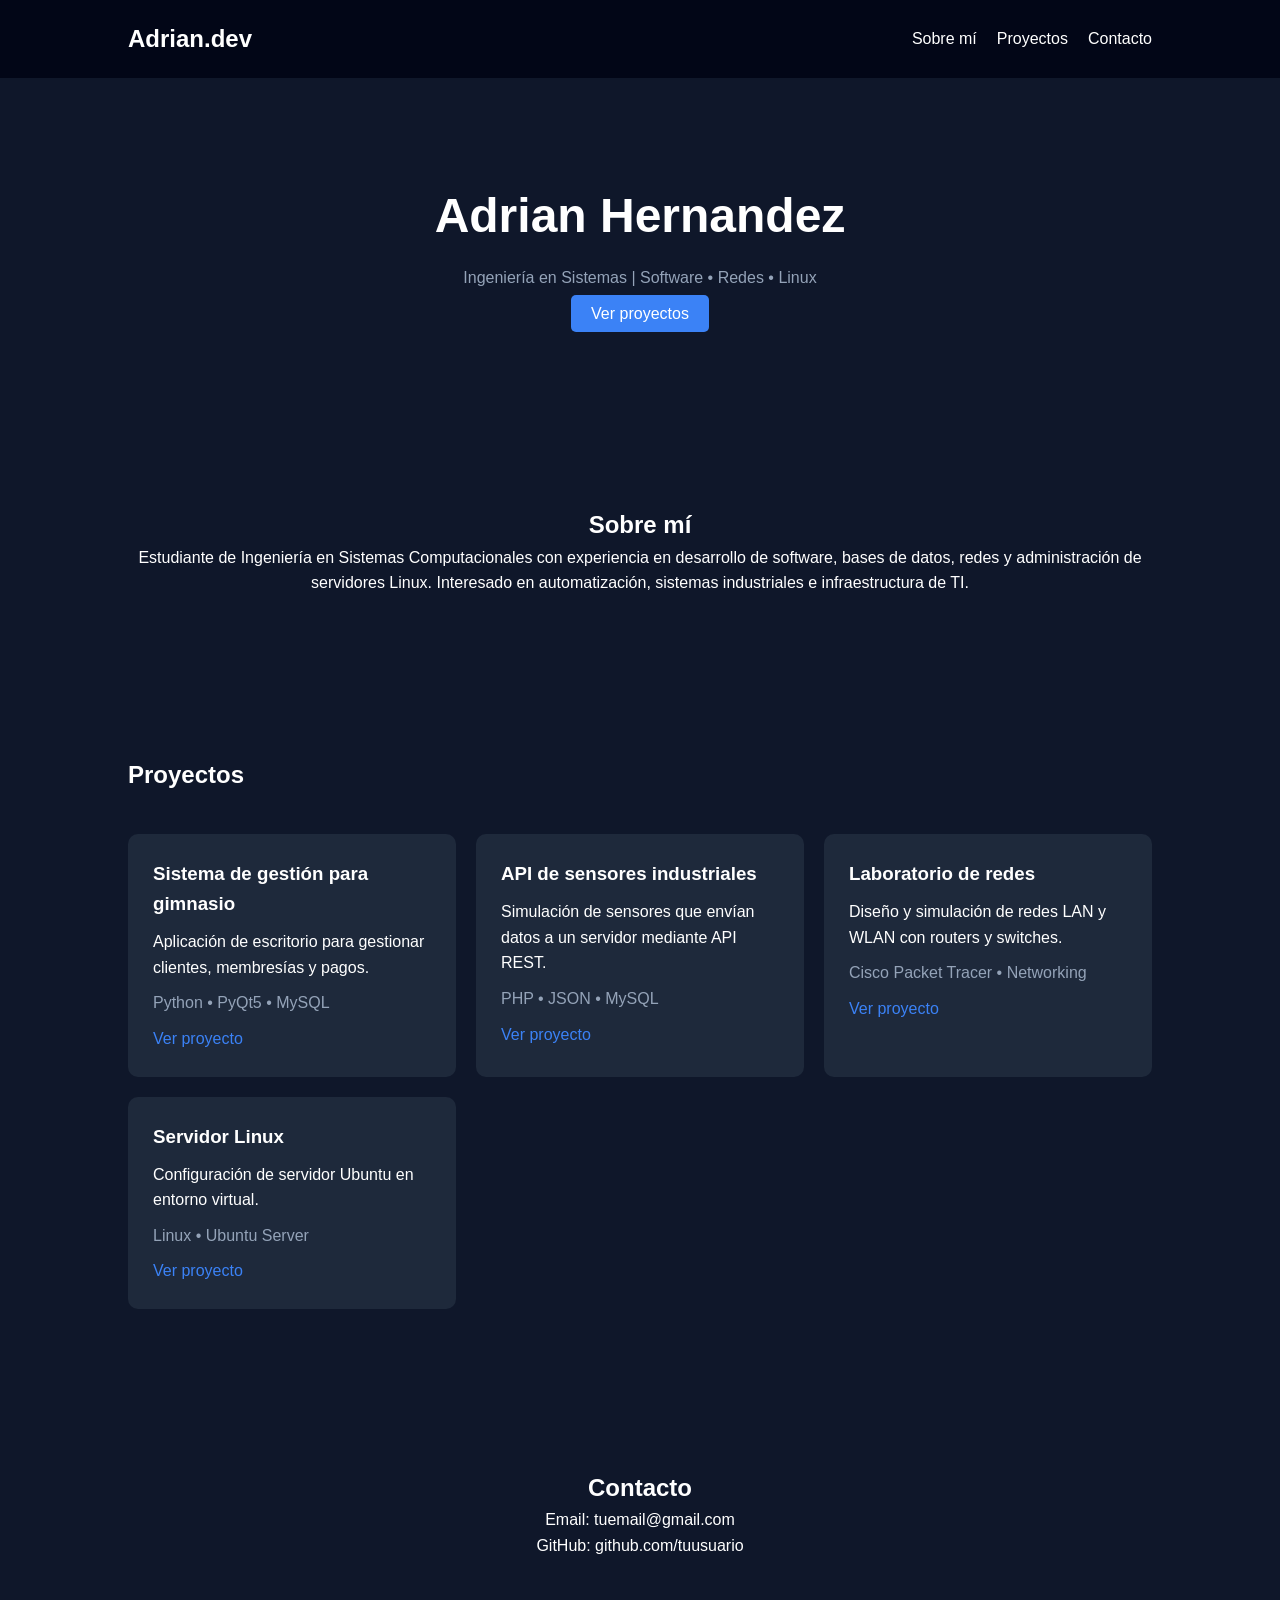
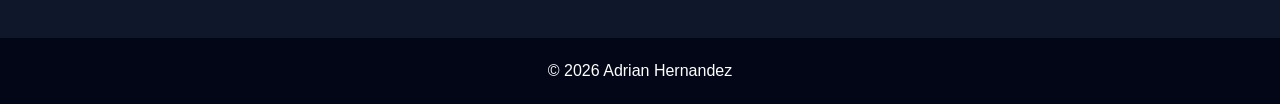
<file: index.html>
<!DOCTYPE html>
<html lang="es">
<head>
<meta charset="UTF-8">
<meta name="viewport" content="width=device-width, initial-scale=1.0">
<title>Adrian Hernandez | Portafolio</title>
<link rel="stylesheet" href="css/style.css">
</head>

<body>

<header>
  <nav class="navbar">
    <h2 class="logo">Adrian.dev</h2>
    <ul>
      <li><a href="#about">Sobre mí</a></li>
      <li><a href="#projects">Proyectos</a></li>
      <li><a href="#contact">Contacto</a></li>
    </ul>
  </nav>

  <div class="hero">
    <h1>Adrian Hernandez</h1>
    <p>Ingeniería en Sistemas | Software • Redes • Linux</p>
    <a href="#projects" class="btn">Ver proyectos</a>
  </div>
</header>

<section id="about" class="about">
  <h2>Sobre mí</h2>
  <p>
  Estudiante de Ingeniería en Sistemas Computacionales con experiencia en
  desarrollo de software, bases de datos, redes y administración de servidores Linux.
  Interesado en automatización, sistemas industriales e infraestructura de TI.
  </p>
</section>

<section id="projects" class="projects">
<h2>Proyectos</h2>

<div class="cards">

<div class="card">
<h3>Sistema de gestión para gimnasio</h3>
<p>Aplicación de escritorio para gestionar clientes, membresías y pagos.</p>
<span>Python • PyQt5 • MySQL</span>
<a href="#">Ver proyecto</a>
</div>

<div class="card">
<h3>API de sensores industriales</h3>
<p>Simulación de sensores que envían datos a un servidor mediante API REST.</p>
<span>PHP • JSON • MySQL</span>
<a href="#">Ver proyecto</a>
</div>

<div class="card">
<h3>Laboratorio de redes</h3>
<p>Diseño y simulación de redes LAN y WLAN con routers y switches.</p>
<span>Cisco Packet Tracer • Networking</span>
<a href="#">Ver proyecto</a>
</div>

<div class="card">
<h3>Servidor Linux</h3>
<p>Configuración de servidor Ubuntu en entorno virtual.</p>
<span>Linux • Ubuntu Server</span>
<a href="#">Ver proyecto</a>
</div>

</div>
</section>

<section id="contact" class="contact">
<h2>Contacto</h2>
<p>Email: tuemail@gmail.com</p>
<p>GitHub: github.com/tuusuario</p>
</section>

<footer>
<p>© 2026 Adrian Hernandez</p>
</footer>

</body>
</html>
</file>
<file: css/style.css>
*{
margin:0;
padding:0;
box-sizing:border-box;
font-family:Arial, Helvetica, sans-serif;
}

body{
background:#0f172a;
color:white;
line-height:1.6;
}

.navbar{
display:flex;
justify-content:space-between;
align-items:center;
padding:20px 10%;
background:#020617;
position:sticky;
top:0;
}

.navbar ul{
display:flex;
list-style:none;
}

.navbar li{
margin-left:20px;
}

.navbar a{
color:white;
text-decoration:none;
}

.hero{
text-align:center;
padding:100px 20px;
}

.hero h1{
font-size:3rem;
}

.hero p{
margin:10px 0;
color:#94a3b8;
}

.btn{
background:#3b82f6;
padding:10px 20px;
border-radius:5px;
color:white;
text-decoration:none;
}

.about{
padding:80px 10%;
text-align:center;
}

.projects{
padding:80px 10%;
}

.cards{
display:grid;
grid-template-columns:repeat(auto-fit,minmax(250px,1fr));
gap:20px;
margin-top:40px;
}

.card{
background:#1e293b;
padding:25px;
border-radius:10px;
transition:0.3s;
}

.card:hover{
transform:translateY(-5px);
}

.card h3{
margin-bottom:10px;
}

.card span{
display:block;
margin:10px 0;
color:#94a3b8;
}

.card a{
color:#3b82f6;
text-decoration:none;
}

.contact{
padding:80px 10%;
text-align:center;
}

footer{
text-align:center;
padding:20px;
background:#020617;
}
</file>
